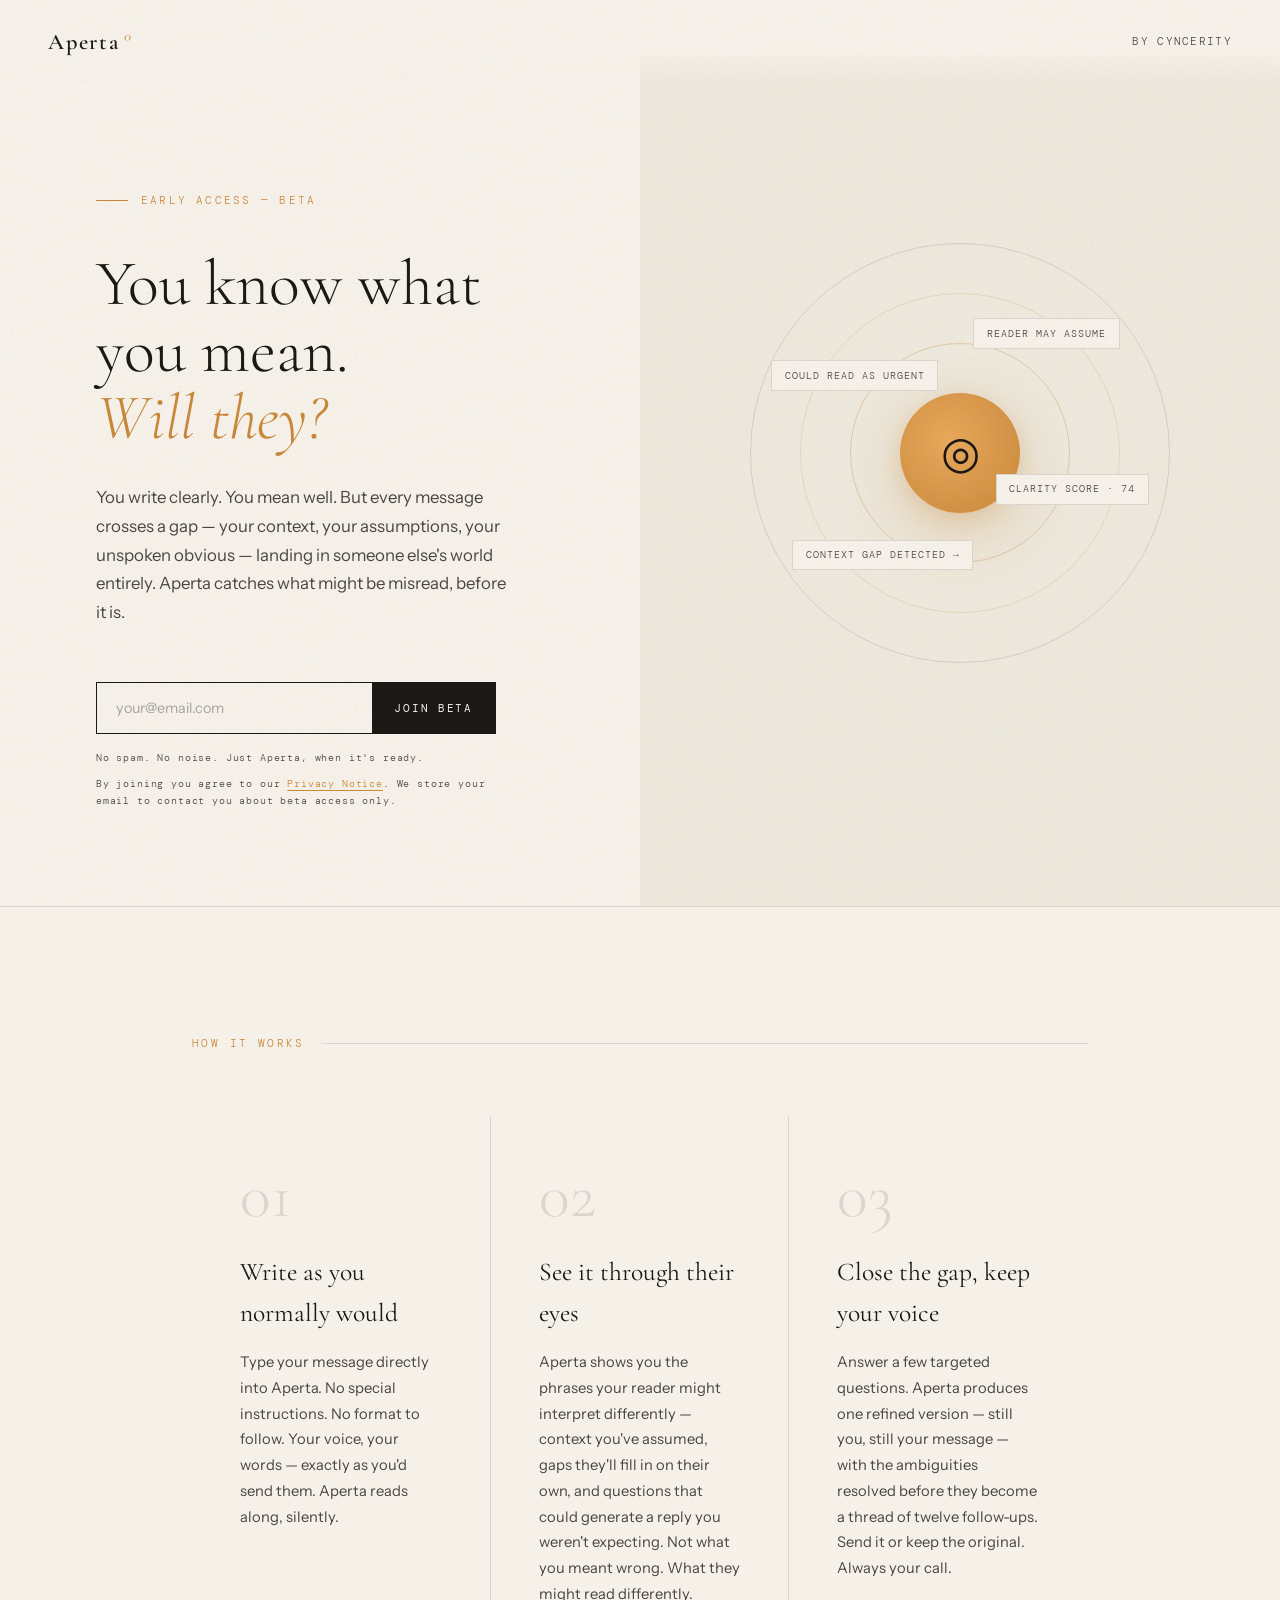
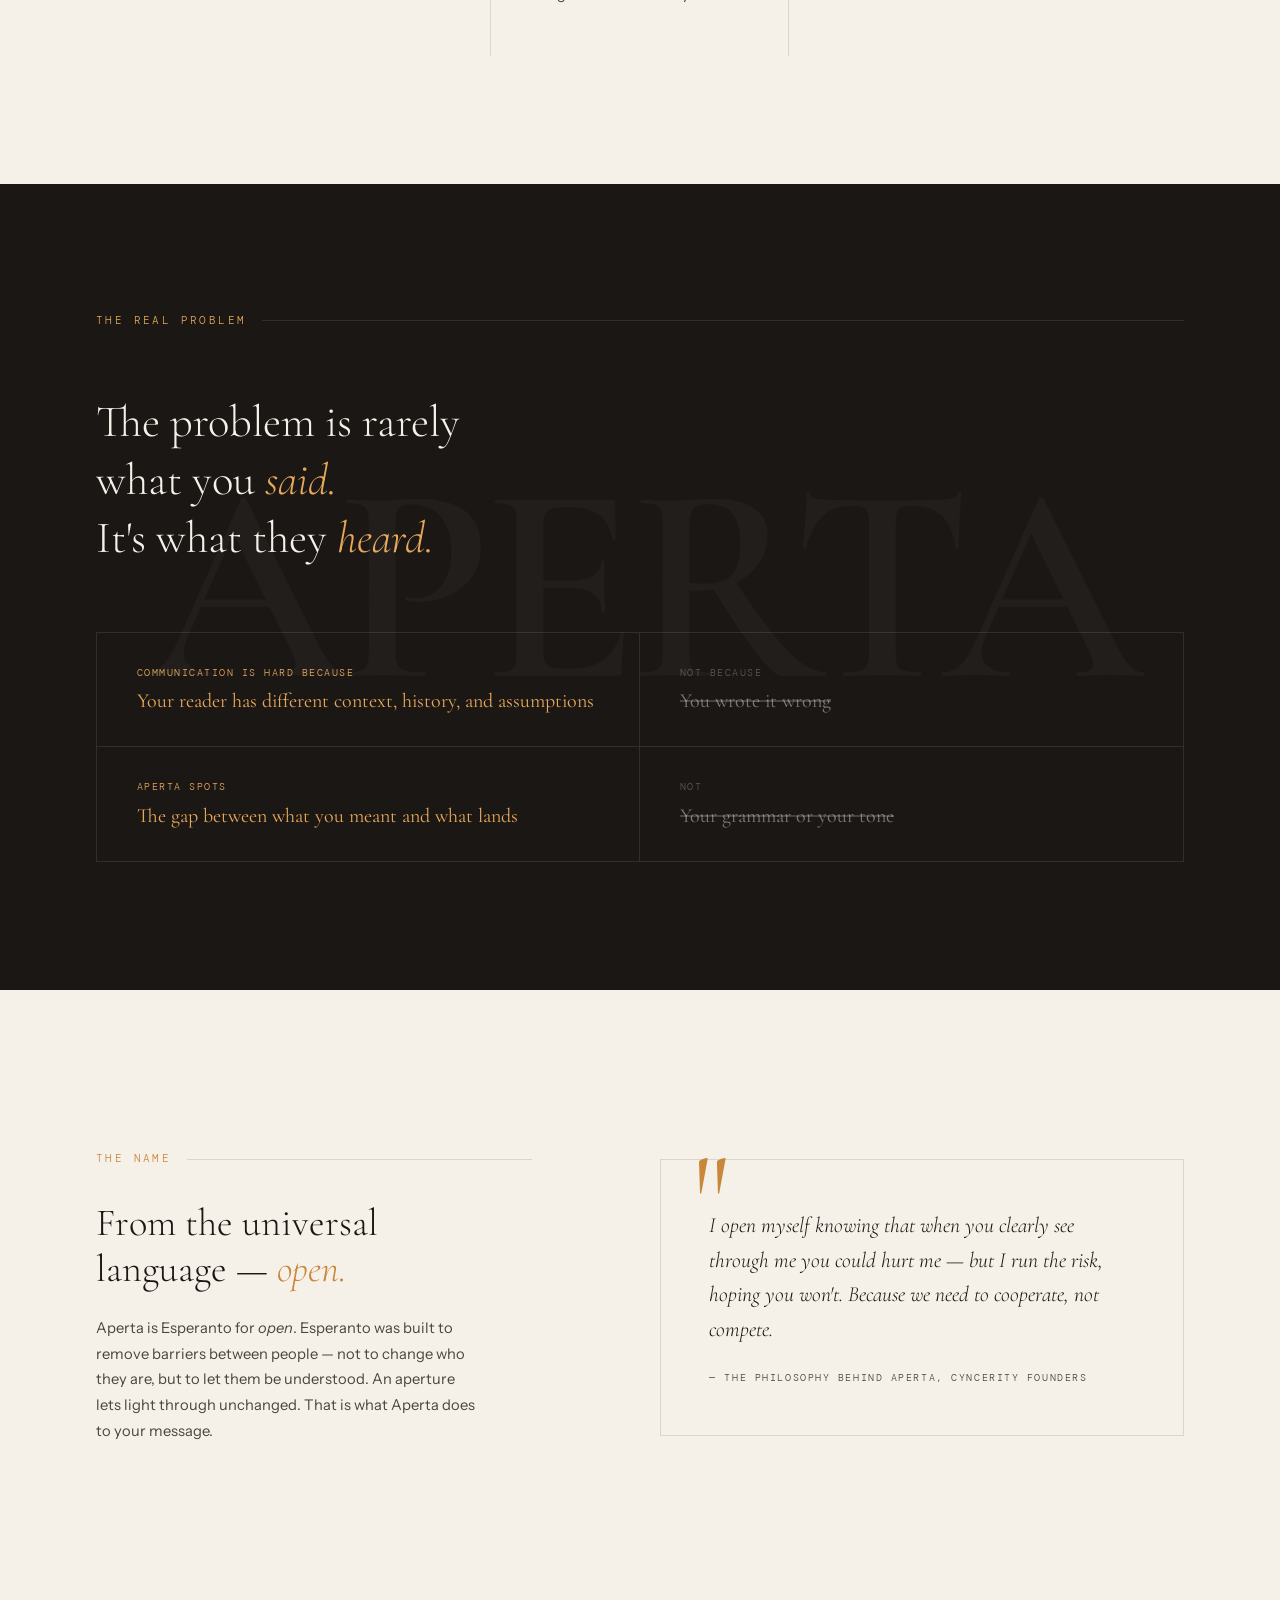
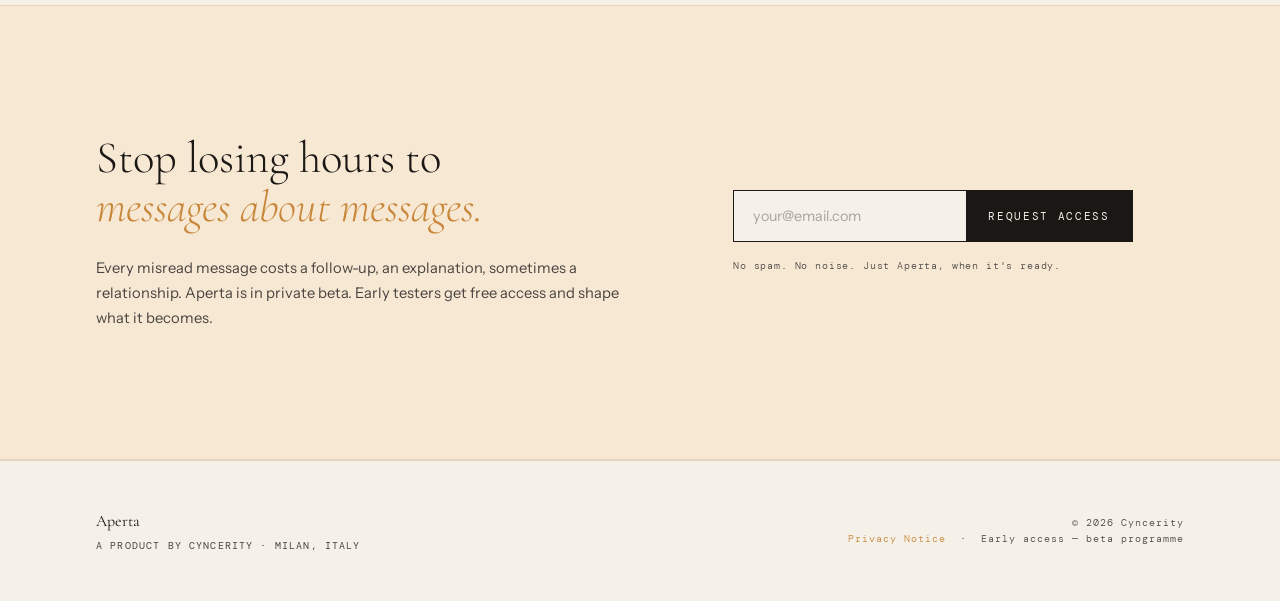
<file: index.html>
<!DOCTYPE html>
<html lang="en">
<head>
  <meta charset="UTF-8" />
  <meta name="viewport" content="width=device-width, initial-scale=1.0" />
  <title>Aperta — Understood, the first time</title>
  <link rel="preconnect" href="https://fonts.googleapis.com" />
  <link rel="preconnect" href="https://fonts.gstatic.com" crossorigin />
  <link href="https://fonts.googleapis.com/css2?family=Cormorant+Garamond:ital,wght@0,300;0,400;0,600;1,300;1,400&family=DM+Mono:wght@300;400&family=Instrument+Sans:wght@300;400;500&display=swap" rel="stylesheet" />

  <style>
    *, *::before, *::after { box-sizing: border-box; margin: 0; padding: 0; }

    :root {
      --ink: #1a1714;
      --ink-faint: #4a4540;
      --paper: #f5f0e8;
      --paper-warm: #ede8dc;
      --amber: #c8873a;
      --amber-light: #e8a85a;
      --amber-pale: #f7e8d4;
      --sage: #7a8c7e;
      --rule: rgba(26,23,20,0.12);
    }

    html { scroll-behavior: smooth; }

    body {
      background-color: var(--paper);
      color: var(--ink);
      font-family: 'Instrument Sans', sans-serif;
      font-weight: 300;
      line-height: 1.6;
      overflow-x: hidden;
    }

    /* -─ NOISE TEXTURE OVERLAY -─ */
    body::before {
      content: '';
      position: fixed;
      inset: 0;
      background-image: url("data:image/svg+xml,%3Csvg viewBox='0 0 256 256' xmlns='http://www.w3.org/2000/svg'%3E%3Cfilter id='noise'%3E%3CfeTurbulence type='fractalNoise' baseFrequency='0.9' numOctaves='4' stitchTiles='stitch'/%3E%3C/filter%3E%3Crect width='100%25' height='100%25' filter='url(%23noise)' opacity='0.04'/%3E%3C/svg%3E");
      pointer-events: none;
      z-index: 9999;
      opacity: 0.5;
    }

    /* -─ NAV -─ */
    nav {
      position: fixed;
      top: 0; left: 0; right: 0;
      z-index: 100;
      padding: 1.5rem 3rem;
      display: flex;
      justify-content: space-between;
      align-items: center;
      background: linear-gradient(to bottom, var(--paper) 60%, transparent);
    }

    .nav-logo {
      font-family: 'Cormorant Garamond', serif;
      font-size: 1.4rem;
      font-weight: 600;
      letter-spacing: 0.08em;
      color: var(--ink);
      text-decoration: none;
    }

    .nav-logo span {
      font-weight: 300;
      font-style: italic;
      color: var(--amber);
      margin-left: 0.15em;
    }

    .nav-hint {
      font-family: 'DM Mono', monospace;
      font-size: 0.68rem;
      color: var(--ink-faint);
      letter-spacing: 0.12em;
      text-transform: uppercase;
    }

    /* -─ HERO -─ */
    .hero {
      min-height: 100vh;
      display: grid;
      grid-template-columns: 1fr 1fr;
      position: relative;
      overflow: hidden;
    }

    .hero-left {
      padding: 12rem 4rem 6rem 6rem;
      display: flex;
      flex-direction: column;
      justify-content: center;
      position: relative;
      z-index: 2;
    }

    .hero-eyebrow {
      font-family: 'DM Mono', monospace;
      font-size: 0.7rem;
      letter-spacing: 0.2em;
      text-transform: uppercase;
      color: var(--amber);
      margin-bottom: 2.5rem;
      display: flex;
      align-items: center;
      gap: 0.8rem;
    }

    .hero-eyebrow::before {
      content: '';
      display: inline-block;
      width: 2rem;
      height: 1px;
      background: var(--amber);
    }

    h1 {
      font-family: 'Cormorant Garamond', serif;
      font-size: clamp(3rem, 5vw, 5.5rem);
      font-weight: 300;
      line-height: 1.05;
      color: var(--ink);
      margin-bottom: 2rem;
    }

    h1 em {
      font-style: italic;
      color: var(--amber);
    }

    .hero-sub {
      font-size: 1.05rem;
      font-weight: 300;
      color: var(--ink-faint);
      line-height: 1.7;
      max-width: 38ch;
      margin-bottom: 3.5rem;
    }

    /* -─ EMAIL FORM -─ */
    .form-wrapper {
      display: flex;
      flex-direction: column;
      gap: 0;
      max-width: 400px;
      position: relative;
    }

    .form-row {
      display: flex;
      border: 1px solid var(--ink);
      background: var(--paper);
      overflow: hidden;
      transition: box-shadow 0.3s ease;
    }

    .form-row:focus-within {
      box-shadow: 4px 4px 0 var(--amber);
    }

    .form-row input[type="email"] {
      flex: 1;
      padding: 1rem 1.2rem;
      font-family: 'Instrument Sans', sans-serif;
      font-size: 0.9rem;
      font-weight: 300;
      background: transparent;
      border: none;
      outline: none;
      color: var(--ink);
    }

    .form-row input::placeholder {
      color: rgba(26,23,20,0.35);
    }

    .form-row button {
      padding: 1rem 1.4rem;
      background: var(--ink);
      color: var(--paper);
      font-family: 'DM Mono', monospace;
      font-size: 0.7rem;
      letter-spacing: 0.15em;
      text-transform: uppercase;
      border: none;
      cursor: pointer;
      transition: background 0.2s ease;
      white-space: nowrap;
    }

    .form-row button:hover { background: var(--amber); }

    .form-note {
      margin-top: 1rem;
      font-family: 'DM Mono', monospace;
      font-size: 0.65rem;
      color: var(--ink-faint);
      letter-spacing: 0.08em;
    }

    .success-msg {
      display: none;
      padding: 1rem 1.2rem;
      border: 1px solid var(--amber);
      background: var(--amber-pale);
      font-size: 0.88rem;
      color: var(--amber);
      font-style: italic;
    }

    /* -─ HERO RIGHT — APERTURE -─ */
    .hero-right {
      position: relative;
      display: flex;
      align-items: center;
      justify-content: center;
      overflow: hidden;
    }

    .aperture-bg {
      position: absolute;
      inset: 0;
      background: var(--paper-warm);
    }

    .aperture-wrap {
      position: relative;
      width: 420px;
      height: 420px;
      display: flex;
      align-items: center;
      justify-content: center;
    }

    .aperture-ring {
      position: absolute;
      border-radius: 50%;
      border: 1px solid var(--rule);
      animation: breathe 6s ease-in-out infinite;
    }

    .aperture-ring:nth-child(1) { width: 420px; height: 420px; animation-delay: 0s; }
    .aperture-ring:nth-child(2) { width: 320px; height: 320px; animation-delay: 0.5s; border-color: rgba(200,135,58,0.2); }
    .aperture-ring:nth-child(3) { width: 220px; height: 220px; animation-delay: 1s; border-color: rgba(200,135,58,0.35); }

    @keyframes breathe {
      0%, 100% { transform: scale(1); opacity: 1; }
      50% { transform: scale(1.04); opacity: 0.7; }
    }

    .aperture-center {
      width: 120px;
      height: 120px;
      border-radius: 50%;
      background: radial-gradient(circle at 40% 40%, var(--amber-light), var(--amber));
      display: flex;
      align-items: center;
      justify-content: center;
      box-shadow: 0 20px 60px rgba(200,135,58,0.3), 0 4px 20px rgba(200,135,58,0.2);
      animation: pulse-glow 4s ease-in-out infinite;
    }

    @keyframes pulse-glow {
      0%, 100% { box-shadow: 0 20px 60px rgba(200,135,58,0.3), 0 4px 20px rgba(200,135,58,0.2); }
      50% { box-shadow: 0 30px 80px rgba(200,135,58,0.5), 0 8px 30px rgba(200,135,58,0.3); }
    }

    .aperture-icon {
      font-size: 2.8rem;
      user-select: none;
    }

    .floating-tag {
      position: absolute;
      font-family: 'DM Mono', monospace;
      font-size: 0.62rem;
      letter-spacing: 0.1em;
      text-transform: uppercase;
      color: var(--ink-faint);
      background: var(--paper);
      border: 1px solid var(--rule);
      padding: 0.4rem 0.8rem;
      animation: float 5s ease-in-out infinite;
    }

    .floating-tag:nth-child(5) { top: 18%; right: 12%; animation-delay: 0s; }
    .floating-tag:nth-child(6) { top: 55%; right: 5%; animation-delay: 1.2s; }
    .floating-tag:nth-child(7) { bottom: 22%; left: 10%; animation-delay: 0.8s; }
    .floating-tag:nth-child(8) { top: 28%; left: 5%; animation-delay: 2s; }

    @keyframes float {
      0%, 100% { transform: translateY(0); }
      50% { transform: translateY(-8px); }
    }

    /* -─ DIVIDER -─ */
    .rule-section {
      padding: 0 6rem;
      border-top: 1px solid var(--rule);
    }

    /* -─ HOW IT WORKS -─ */
    .how {
      padding: 8rem 6rem;
    }

    .section-label {
      font-family: 'DM Mono', monospace;
      font-size: 0.68rem;
      letter-spacing: 0.22em;
      text-transform: uppercase;
      color: var(--amber);
      margin-bottom: 4rem;
      display: flex;
      align-items: center;
      gap: 1rem;
    }

    .section-label::after {
      content: '';
      flex: 1;
      height: 1px;
      background: var(--rule);
    }

    .how-grid {
      display: grid;
      grid-template-columns: repeat(3, 1fr);
      gap: 0;
    }

    .how-item {
      padding: 3rem;
      border-right: 1px solid var(--rule);
      position: relative;
      opacity: 0;
      transform: translateY(20px);
      transition: opacity 0.7s ease, transform 0.7s ease;
    }

    .how-item.visible { opacity: 1; transform: translateY(0); }
    .how-item:nth-child(2) { transition-delay: 0.15s; }
    .how-item:nth-child(3) { border-right: none; transition-delay: 0.3s; }

    .how-num {
      font-family: 'Cormorant Garamond', serif;
      font-size: 4rem;
      font-weight: 300;
      color: var(--rule);
      line-height: 1;
      margin-bottom: 1.5rem;
    }

    .how-title {
      font-family: 'Cormorant Garamond', serif;
      font-size: 1.6rem;
      font-weight: 400;
      margin-bottom: 1rem;
      color: var(--ink);
    }

    .how-body {
      font-size: 0.92rem;
      color: var(--ink-faint);
      line-height: 1.75;
    }

    /* -─ NOT SECTION -─ */
    .not-section {
      padding: 8rem 6rem;
      background: var(--ink);
      color: var(--paper);
      position: relative;
      overflow: hidden;
    }

    .not-section::before {
      content: 'APERTA';
      position: absolute;
      font-family: 'Cormorant Garamond', serif;
      font-size: 22vw;
      font-weight: 600;
      color: rgba(255,255,255,0.03);
      top: 50%;
      left: 50%;
      transform: translate(-50%, -50%);
      white-space: nowrap;
      letter-spacing: -0.03em;
      pointer-events: none;
    }

    .not-section .section-label { color: var(--amber-light); }
    .not-section .section-label::after { background: rgba(255,255,255,0.1); }

    .not-quote {
      font-family: 'Cormorant Garamond', serif;
      font-size: clamp(1.8rem, 3.5vw, 3rem);
      font-weight: 300;
      line-height: 1.3;
      max-width: 36ch;
      color: var(--paper);
      margin-bottom: 4rem;
    }

    .not-quote em {
      font-style: italic;
      color: var(--amber-light);
    }

    .not-list {
      display: grid;
      grid-template-columns: repeat(2, 1fr);
      gap: 0;
      border: 1px solid rgba(255,255,255,0.1);
    }

    .not-item {
      padding: 2rem 2.5rem;
      border-right: 1px solid rgba(255,255,255,0.1);
      border-bottom: 1px solid rgba(255,255,255,0.1);
    }

    .not-item:nth-child(even) { border-right: none; }
    .not-item:nth-child(3), .not-item:nth-child(4) { border-bottom: none; }

    .not-item-label {
      font-family: 'DM Mono', monospace;
      font-size: 0.62rem;
      letter-spacing: 0.15em;
      text-transform: uppercase;
      margin-bottom: 0.5rem;
    }

    .not-item.is { color: var(--amber-light); }
    .not-item.is .not-item-label { color: var(--amber-light); }
    .not-item.not { color: rgba(245,240,232,0.45); }
    .not-item.not .not-item-label { color: rgba(245,240,232,0.3); }
    .not-item.not .not-item-text { text-decoration: line-through; text-decoration-color: rgba(245,240,232,0.2); }

    .not-item-text {
      font-family: 'Cormorant Garamond', serif;
      font-size: 1.25rem;
      font-weight: 400;
      line-height: 1.3;
    }

    /* -─ PHILOSOPHY -─ */
    .philosophy {
      padding: 10rem 6rem;
      display: grid;
      grid-template-columns: 1fr 1.2fr;
      gap: 8rem;
      align-items: center;
    }

    .phil-left .section-label { margin-bottom: 2rem; }

    .phil-heading {
      font-family: 'Cormorant Garamond', serif;
      font-size: clamp(2rem, 3vw, 3.2rem);
      font-weight: 300;
      line-height: 1.2;
      color: var(--ink);
    }

    .phil-heading em { font-style: italic; color: var(--amber); }

    .phil-right {
      padding: 3rem;
      border: 1px solid var(--rule);
      position: relative;
    }

    .phil-right::before {
      content: '"';
      position: absolute;
      top: -1.5rem;
      left: 2rem;
      font-family: 'Cormorant Garamond', serif;
      font-size: 8rem;
      color: var(--amber);
      line-height: 1;
    }

    .phil-quote {
      font-family: 'Cormorant Garamond', serif;
      font-size: 1.35rem;
      font-weight: 300;
      font-style: italic;
      line-height: 1.6;
      color: var(--ink);
      margin-bottom: 1.5rem;
    }

    .phil-attr {
      font-family: 'DM Mono', monospace;
      font-size: 0.65rem;
      letter-spacing: 0.15em;
      text-transform: uppercase;
      color: var(--ink-faint);
    }

    /* -─ SECOND CTA -─ */
    .cta-section {
      padding: 8rem 6rem;
      background: var(--amber-pale);
      border-top: 1px solid rgba(200,135,58,0.2);
      border-bottom: 1px solid rgba(200,135,58,0.2);
      display: grid;
      grid-template-columns: 1.2fr 1fr;
      gap: 6rem;
      align-items: center;
    }

    .cta-heading {
      font-family: 'Cormorant Garamond', serif;
      font-size: clamp(2.2rem, 3.5vw, 3.8rem);
      font-weight: 300;
      line-height: 1.1;
      color: var(--ink);
    }

    .cta-heading em { font-style: italic; color: var(--amber); }

    .cta-sub {
      margin-top: 1.5rem;
      font-size: 0.92rem;
      color: var(--ink-faint);
      line-height: 1.7;
    }

    /* -─ FOOTER -─ */
    footer {
      padding: 3rem 6rem;
      border-top: 1px solid var(--rule);
      display: flex;
      justify-content: space-between;
      align-items: center;
    }

    .footer-brand {
      font-family: 'Cormorant Garamond', serif;
      font-size: 1rem;
      font-weight: 400;
    }

    .footer-brand small {
      display: block;
      font-family: 'DM Mono', monospace;
      font-size: 0.6rem;
      letter-spacing: 0.12em;
      text-transform: uppercase;
      color: var(--ink-faint);
      margin-top: 0.2rem;
    }

    .footer-note {
      font-family: 'DM Mono', monospace;
      font-size: 0.62rem;
      color: var(--ink-faint);
      letter-spacing: 0.1em;
      text-align: right;
    }

    /* -─ ENTRANCE ANIMATION -─ */
    .fade-up {
      opacity: 0;
      transform: translateY(28px);
      animation: fadeUp 0.9s cubic-bezier(0.22, 1, 0.36, 1) forwards;
    }

    .fade-up:nth-child(1) { animation-delay: 0.1s; }
    .fade-up:nth-child(2) { animation-delay: 0.25s; }
    .fade-up:nth-child(3) { animation-delay: 0.4s; }
    .fade-up:nth-child(4) { animation-delay: 0.55s; }

    @keyframes fadeUp {
      to { opacity: 1; transform: translateY(0); }
    }

    /* -─ RESPONSIVE -─ */
    @media (max-width: 900px) {
      nav { padding: 1.2rem 2rem; }
      .hero { grid-template-columns: 1fr; min-height: auto; }
      .hero-left { padding: 9rem 2rem 4rem; }
      .hero-right { height: 50vw; min-height: 280px; }
      .aperture-wrap { width: 260px; height: 260px; }
      .aperture-ring:nth-child(1) { width: 260px; height: 260px; }
      .aperture-ring:nth-child(2) { width: 190px; height: 190px; }
      .aperture-ring:nth-child(3) { width: 130px; height: 130px; }
      .aperture-center { width: 80px; height: 80px; }
      .aperture-icon { font-size: 1.8rem; }
      .floating-tag { display: none; }
      .how { padding: 5rem 2rem; }
      .how-grid { grid-template-columns: 1fr; }
      .how-item { border-right: none; border-bottom: 1px solid var(--rule); padding: 2.5rem 0; }
      .how-item:last-child { border-bottom: none; }
      .rule-section { padding: 0 2rem; }
      .not-section { padding: 5rem 2rem; }
      .not-list { grid-template-columns: 1fr; }
      .not-item { border-right: none; }
      .not-item:nth-child(3) { border-bottom: 1px solid rgba(255,255,255,0.1); }
      .philosophy { padding: 5rem 2rem; grid-template-columns: 1fr; gap: 3rem; }
      .cta-section { padding: 5rem 2rem; grid-template-columns: 1fr; gap: 3rem; }
      footer { padding: 2.5rem 2rem; flex-direction: column; gap: 1.5rem; text-align: center; }
      .footer-note { text-align: center; }
    }
  </style>
</head>
<body>

  <!-- NAV -->
  <nav>
    <a href="#" class="nav-logo">Aperta<span>°</span></a>
    <span class="nav-hint">by Cyncerity</span>
  </nav>

  <!-- HERO -->
  <section class="hero">
    <div class="hero-left">
      <div class="hero-eyebrow fade-up">Early access — beta</div>

      <h1 class="fade-up">
        You know what<br/>you mean.<br/><em>Will they?</em>
      </h1>

      <p class="hero-sub fade-up">
        You write clearly. You mean well. But every message crosses a gap —
        your context, your assumptions, your unspoken obvious — landing in someone
        else's world entirely. Aperta catches what might be misread, before it is.
      </p>

      <div class="form-wrapper fade-up">
        <div class="form-row">
          <input type="email" id="email-hero" placeholder="your@email.com" autocomplete="email" />
          <button onclick="handleSubmit('email-hero', 'success-hero')">Join beta</button>
        </div>
        <div class="success-msg" id="success-hero">
          You're on the list. We'll be in touch when your spot opens.
        </div>
        <p class="form-note">No spam. No noise. Just Aperta, when it's ready.</p>
        <p class="form-note" style="margin-top:0.6rem;">By joining you agree to our <a href="privacy.html" style="color:var(--amber); text-underline-offset:3px;">Privacy Notice</a>. We store your email to contact you about beta access only.</p>
      </div>
    </div>

    <div class="hero-right">
      <div class="aperture-bg"></div>
      <div class="aperture-wrap">
        <div class="aperture-ring"></div>
        <div class="aperture-ring"></div>
        <div class="aperture-ring"></div>
        <div class="aperture-center">
          <span class="aperture-icon">◎</span>
        </div>
        <div class="floating-tag">reader may assume</div>
        <div class="floating-tag">clarity score · 74</div>
        <div class="floating-tag">context gap detected →</div>
        <div class="floating-tag">could read as urgent</div>
      </div>
    </div>
  </section>

  <!-- HOW IT WORKS -->
  <div class="rule-section">
    <section class="how">
      <div class="section-label">How it works</div>
      <div class="how-grid">
        <div class="how-item">
          <div class="how-num">01</div>
          <div class="how-title">Write as you normally would</div>
          <p class="how-body">Type your message directly into Aperta. No special instructions. No format to follow. Your voice, your words — exactly as you'd send them. Aperta reads along, silently.</p>
        </div>
        <div class="how-item">
          <div class="how-num">02</div>
          <div class="how-title">See it through their eyes</div>
          <p class="how-body">Aperta shows you the phrases your reader might interpret differently — context you've assumed, gaps they'll fill in on their own, and questions that could generate a reply you weren't expecting. Not what you meant wrong. What they might read differently.</p>
        </div>
        <div class="how-item">
          <div class="how-num">03</div>
          <div class="how-title">Close the gap, keep your voice</div>
          <p class="how-body">Answer a few targeted questions. Aperta produces one refined version — still you, still your message — with the ambiguities resolved before they become a thread of twelve follow-ups. Send it or keep the original. Always your call.</p>
        </div>
      </div>
    </section>
  </div>

  <!-- NOT SECTION -->
  <section class="not-section">
    <div class="section-label">The real problem</div>
    <p class="not-quote">
      The problem is rarely<br/>
      what you <em>said.</em><br/>
      It's what they <em>heard.</em>
    </p>
    <div class="not-list">
      <div class="not-item is">
        <div class="not-item-label">Communication is hard because</div>
        <div class="not-item-text">Your reader has different context, history, and assumptions</div>
      </div>
      <div class="not-item not">
        <div class="not-item-label">Not because</div>
        <div class="not-item-text">You wrote it wrong</div>
      </div>
      <div class="not-item is">
        <div class="not-item-label">Aperta spots</div>
        <div class="not-item-text">The gap between what you meant and what lands</div>
      </div>
      <div class="not-item not">
        <div class="not-item-label">Not</div>
        <div class="not-item-text">Your grammar or your tone</div>
      </div>
    </div>
  </section>

  <!-- PHILOSOPHY -->
  <section class="philosophy">
    <div class="phil-left">
      <div class="section-label">The name</div>
      <h2 class="phil-heading">
        From the universal<br/>language — <em>open.</em>
      </h2>
      <p style="margin-top:1.5rem; font-size:0.92rem; color:var(--ink-faint); line-height:1.75; max-width:38ch;">
        Aperta is Esperanto for <em>open</em>. Esperanto was built to remove barriers between people — not to change who they are, but to let them be understood. An aperture lets light through unchanged. That is what Aperta does to your message.
      </p>
    </div>
    <div class="phil-right">
      <blockquote class="phil-quote">
        I open myself knowing that when you clearly see through me you could hurt me —
        but I run the risk, hoping you won't.
        Because we need to cooperate, not compete.
      </blockquote>
      <div class="phil-attr">— The philosophy behind Aperta, Cyncerity founders</div>
    </div>
  </section>

  <!-- SECOND CTA -->
  <section class="cta-section">
    <div>
      <h2 class="cta-heading">Stop losing hours to<br/><em>messages about messages.</em></h2>
      <p class="cta-sub">
        Every misread message costs a follow-up, an explanation, sometimes a relationship.
        Aperta is in private beta. Early testers get free access and shape what it becomes.
      </p>
    </div>
    <div>
      <div class="form-wrapper">
        <div class="form-row">
          <input type="email" id="email-cta" placeholder="your@email.com" autocomplete="email" />
          <button onclick="handleSubmit('email-cta', 'success-cta')">Request access</button>
        </div>
        <div class="success-msg" id="success-cta">
          You're on the list. We'll be in touch when your spot opens.
        </div>
        <p class="form-note">No spam. No noise. Just Aperta, when it's ready.</p>
      </div>
    </div>
  </section>

  <!-- FOOTER -->
  <footer>
    <div class="footer-brand">
      Aperta
      <small>A product by Cyncerity · Milan, Italy</small>
    </div>
    <div class="footer-note">
      © 2026 Cyncerity<br/>
      <a href="privacy.html" style="color:var(--amber); text-decoration:none; font-family:'DM Mono',monospace; font-size:0.62rem; letter-spacing:0.1em;">Privacy Notice</a>
      &nbsp;·&nbsp; Early access — beta programme
    </div>
  </footer>

  <script>
    // - EMAIL SUBMIT (stores to localStorage as fallback; swap for your backend)
    async function handleSubmit(inputId, successId) {
      const input = document.getElementById(inputId);
      const success = document.getElementById(successId);
      const email = input.value.trim();

      if (!email || !/^[^\s@]+@[^\s@]+\.[^\s@]+$/.test(email)) {
        input.style.outline = '2px solid #c8873a';
        input.focus();
        setTimeout(() => input.style.outline = '', 1500);
        return;
      }

    try {
      const res = await fetch('https://formspree.io/f/xvzwkvnd', {
        method: 'POST',
        headers: { 'Content-Type': 'application/json', 'Accept': 'application/json' },
        body: JSON.stringify({ email })
      });
      if (res.ok) {
        input.closest('.form-row').style.display = 'none';
        success.style.display = 'block';
      } else {
        alert('Something went wrong — please try again.');
      }
    } catch {
      alert('Connection error — please try again.');
    }
  }

    // Allow Enter key to submit
    document.querySelectorAll('input[type="email"]').forEach(input => {
      input.addEventListener('keydown', e => {
        if (e.key === 'Enter') {
          const btn = input.closest('.form-row').querySelector('button');
          btn.click();
        }
      });
    });

    // - Intersection observer for scroll reveals
    const observer = new IntersectionObserver(entries => {
      entries.forEach(entry => {
        if (entry.isIntersecting) {
          entry.target.classList.add('visible');
          observer.unobserve(entry.target);
        }
      });
    }, { threshold: 0.15 });

    document.querySelectorAll('.how-item').forEach(el => observer.observe(el));
  </script>
</body>
</html>
</file>
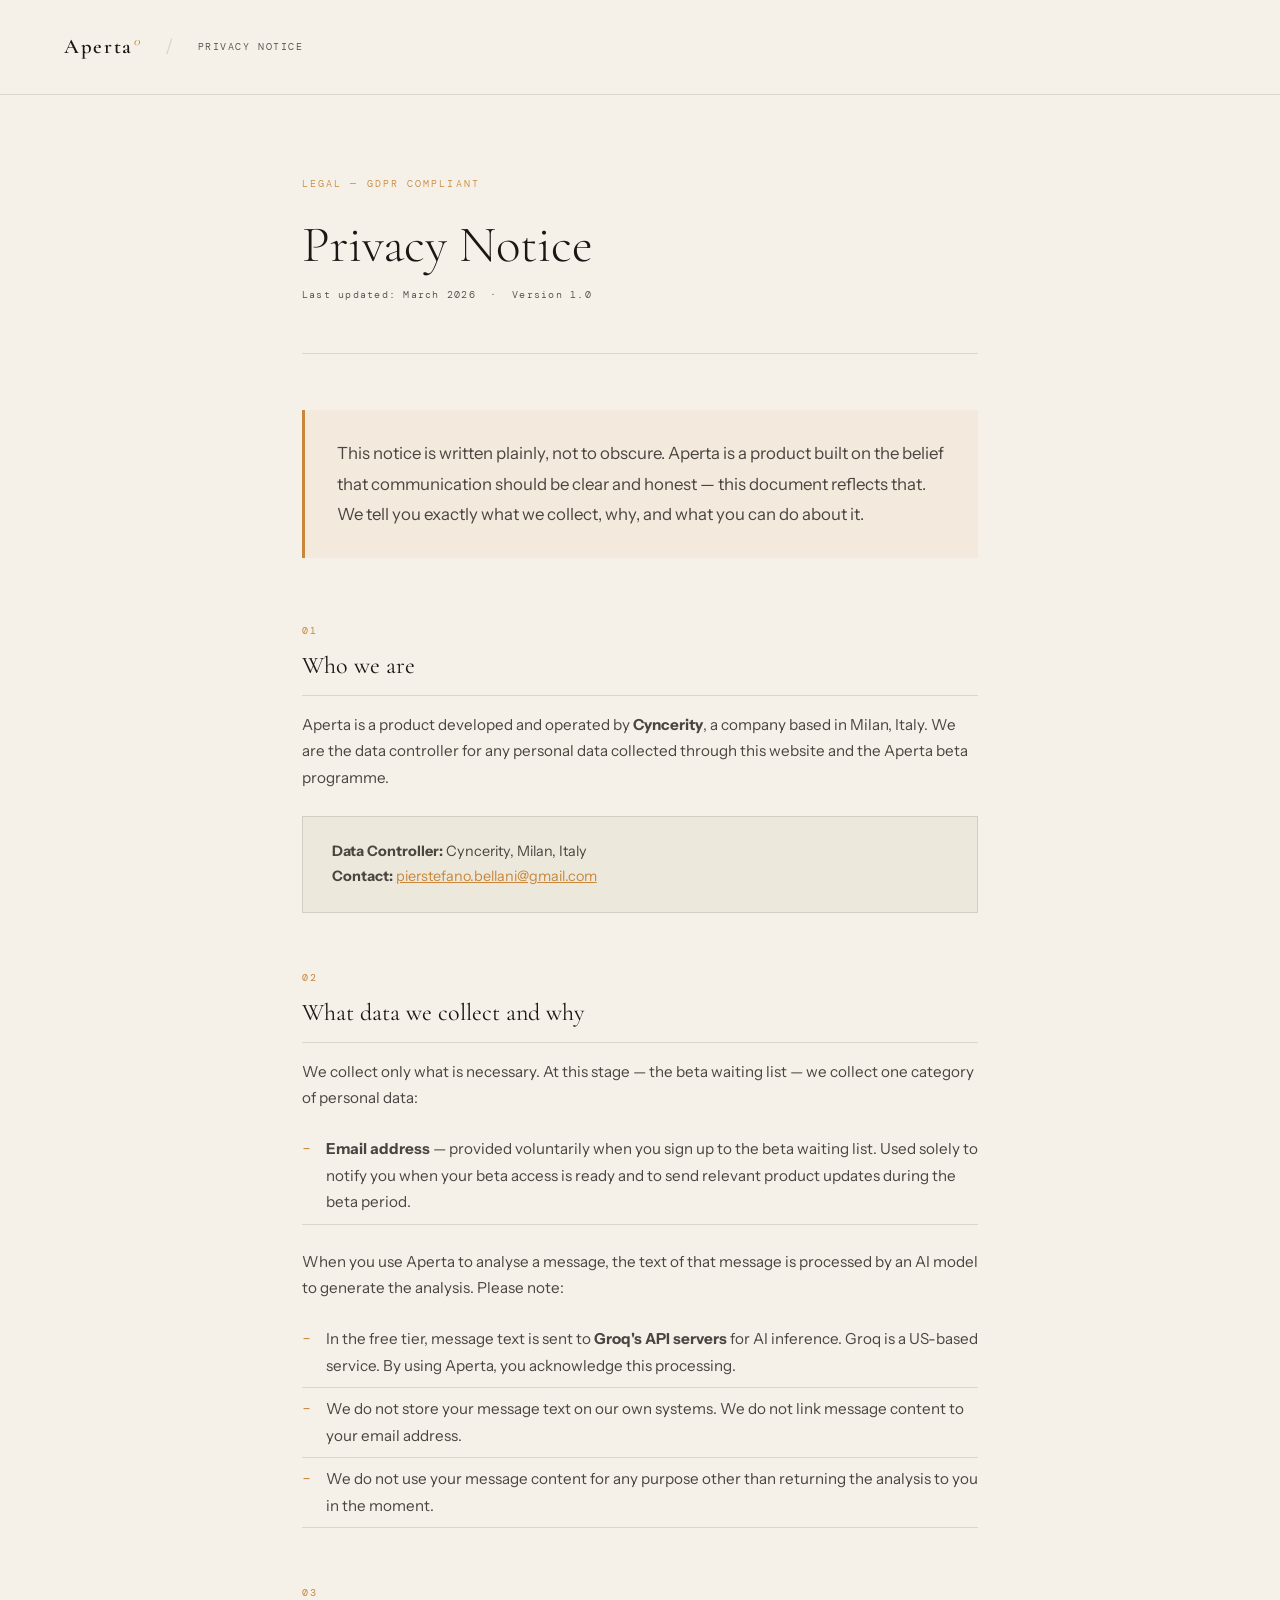
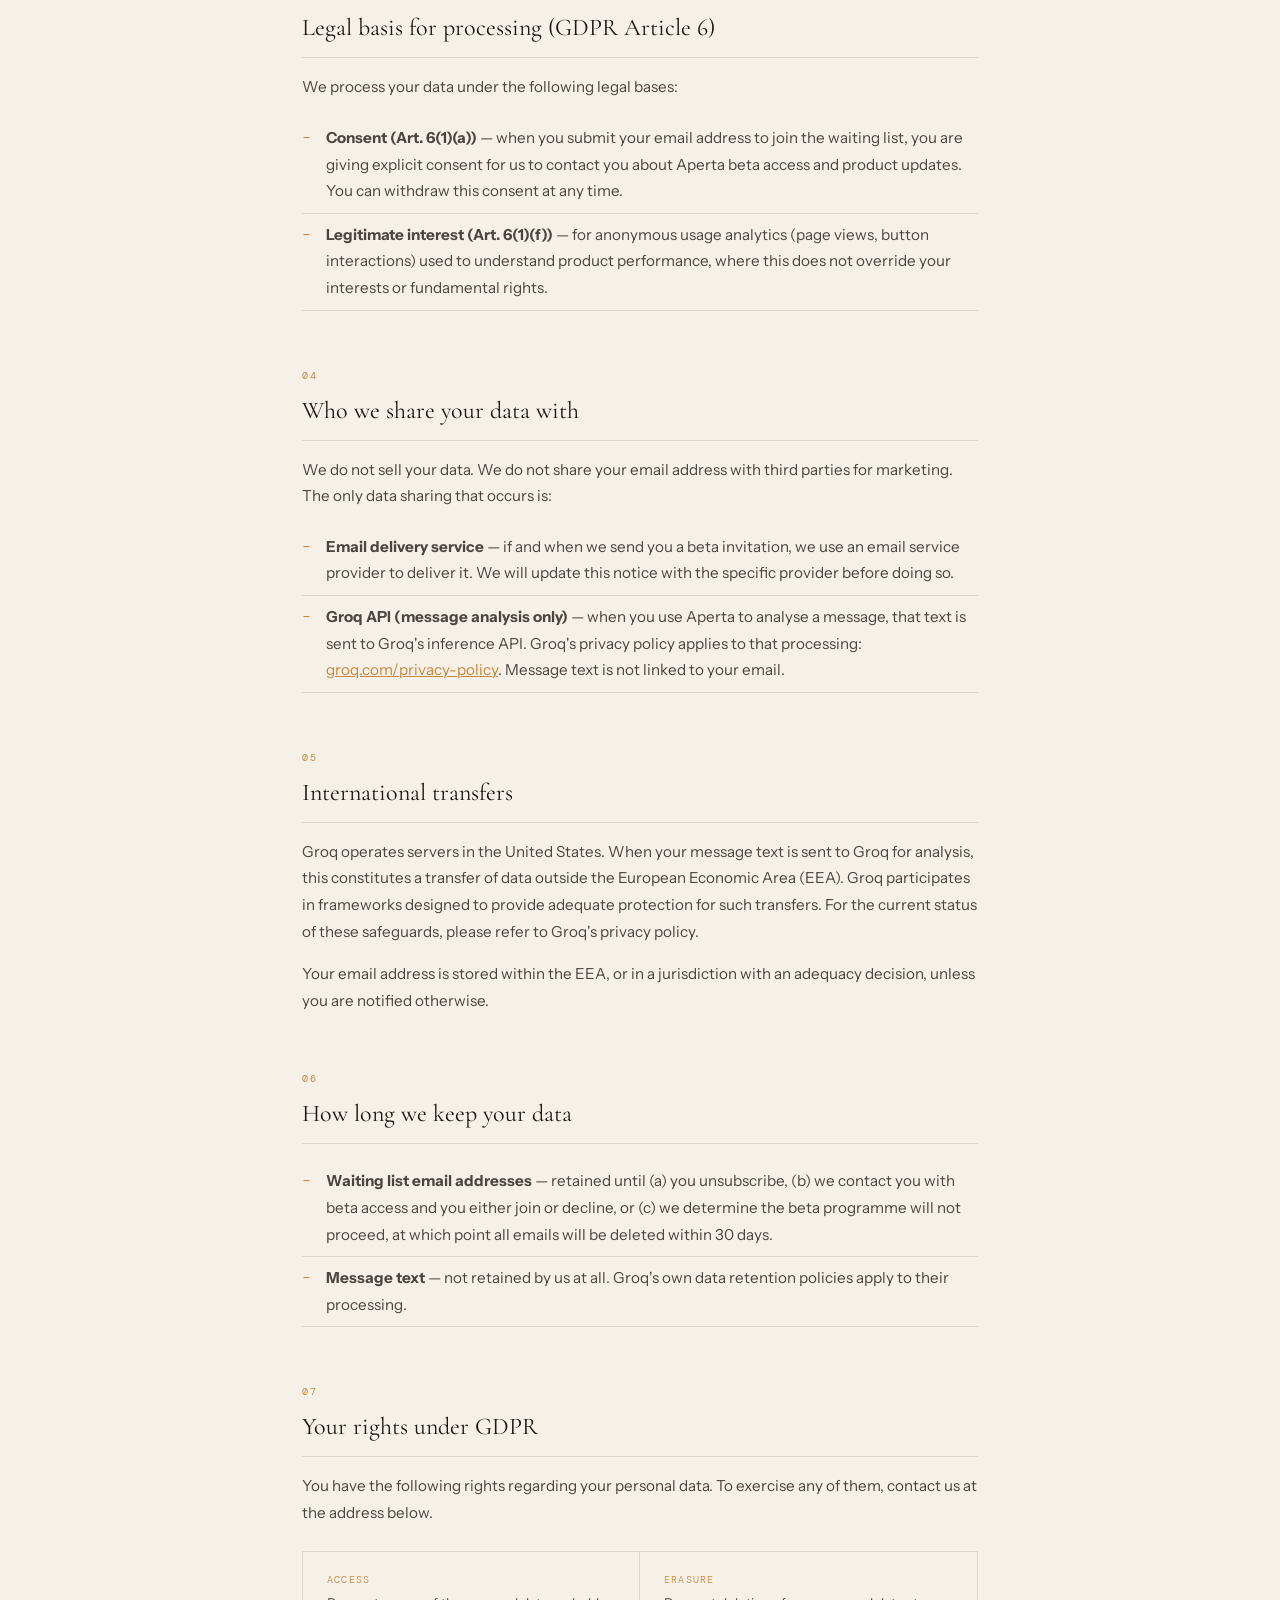
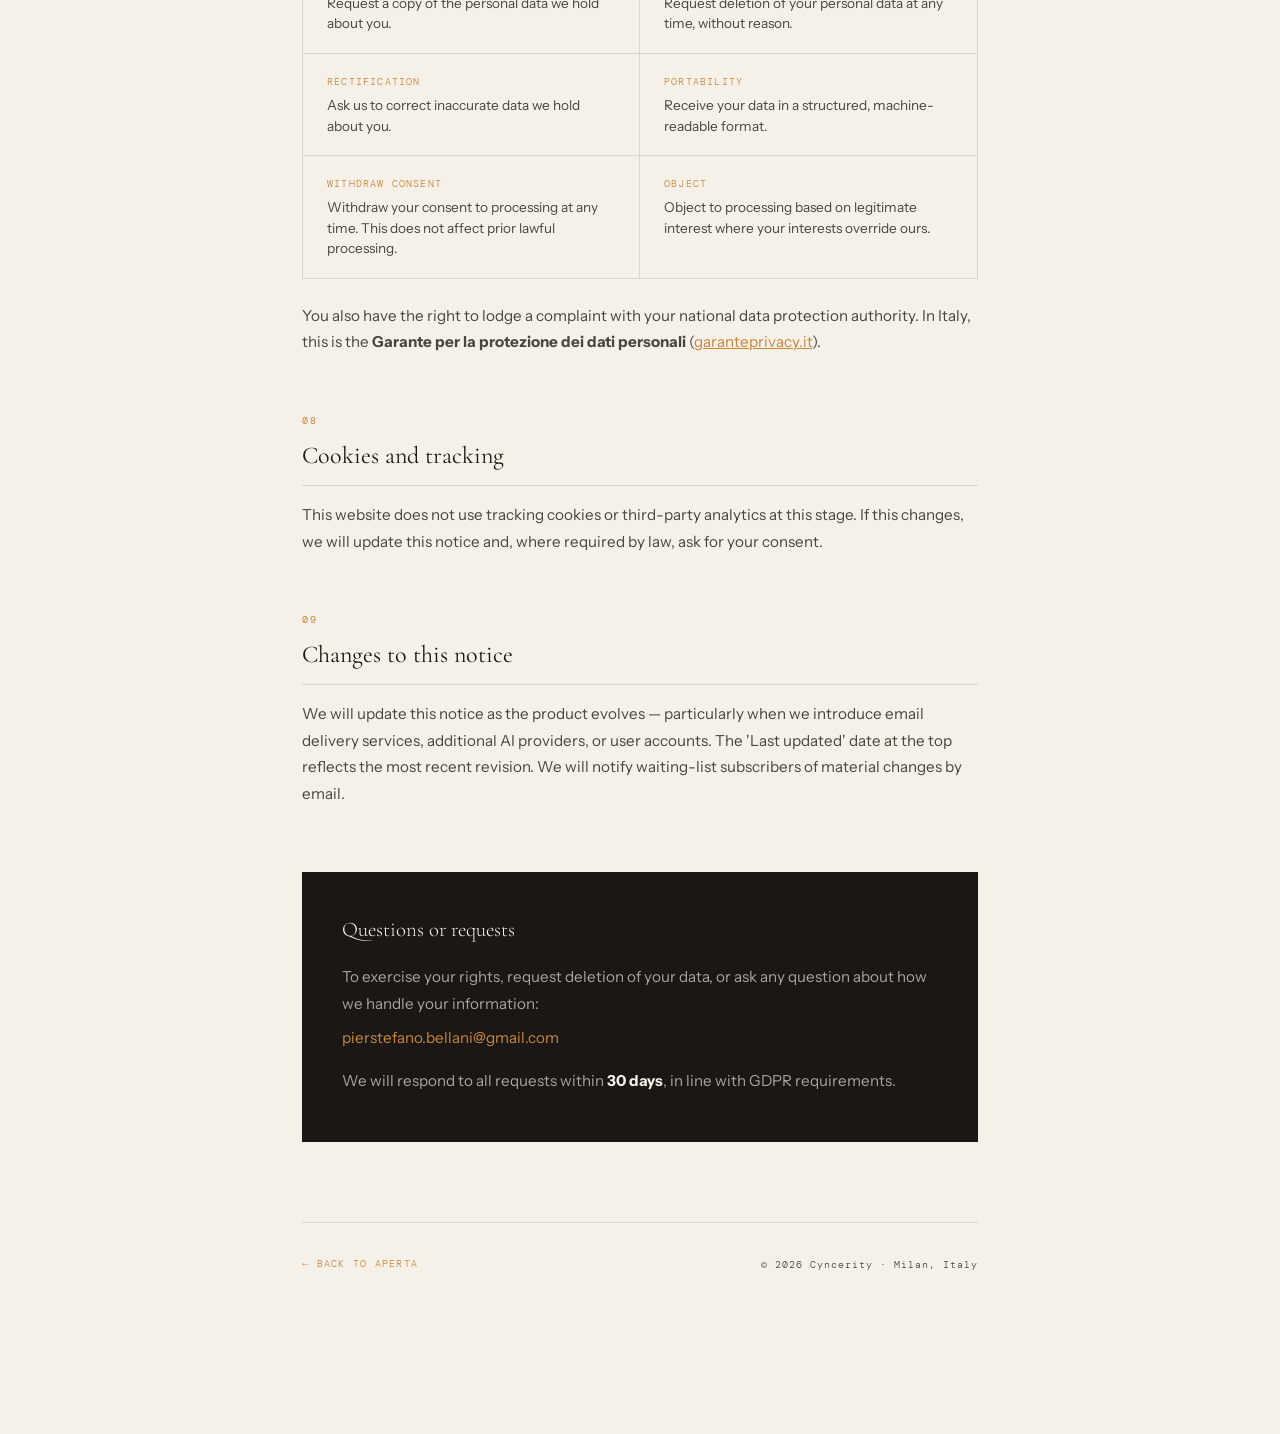
<file: privacy.html>
<!DOCTYPE html>
<html lang="en">
<head>
  <meta charset="UTF-8" />
  <meta name="viewport" content="width=device-width, initial-scale=1.0" />
  <title>Privacy Notice — Aperta by Cyncerity</title>
  <link rel="preconnect" href="https://fonts.googleapis.com" />
  <link rel="preconnect" href="https://fonts.gstatic.com" crossorigin />
  <link href="https://fonts.googleapis.com/css2?family=Cormorant+Garamond:ital,wght@0,300;0,400;0,600;1,300;1,400&family=DM+Mono:wght@300;400&family=Instrument+Sans:wght@300;400;500&display=swap" rel="stylesheet" />

  <style>
    *, *::before, *::after { box-sizing: border-box; margin: 0; padding: 0; }

    :root {
      --ink: #1a1714;
      --ink-faint: #4a4540;
      --paper: #f5f0e8;
      --paper-warm: #ede8dc;
      --amber: #c8873a;
      --rule: rgba(26,23,20,0.12);
    }

    body {
      background-color: var(--paper);
      color: var(--ink);
      font-family: 'Instrument Sans', sans-serif;
      font-weight: 300;
      line-height: 1.75;
      padding: 0;
    }

    nav {
      padding: 1.8rem 4rem;
      border-bottom: 1px solid var(--rule);
      display: flex;
      align-items: center;
      gap: 1.5rem;
    }

    .nav-logo {
      font-family: 'Cormorant Garamond', serif;
      font-size: 1.3rem;
      font-weight: 600;
      letter-spacing: 0.08em;
      color: var(--ink);
      text-decoration: none;
    }

    .nav-logo span { font-weight: 300; font-style: italic; color: var(--amber); }
    .nav-sep { color: var(--rule); font-size: 1.2rem; }

    .nav-crumb {
      font-family: 'DM Mono', monospace;
      font-size: 0.65rem;
      letter-spacing: 0.15em;
      text-transform: uppercase;
      color: var(--ink-faint);
    }

    .page-wrap {
      max-width: 740px;
      margin: 0 auto;
      padding: 5rem 2rem 8rem;
    }

    .page-eyebrow {
      font-family: 'DM Mono', monospace;
      font-size: 0.65rem;
      letter-spacing: 0.2em;
      text-transform: uppercase;
      color: var(--amber);
      margin-bottom: 1.5rem;
    }

    h1 {
      font-family: 'Cormorant Garamond', serif;
      font-size: clamp(2.2rem, 4vw, 3.2rem);
      font-weight: 300;
      line-height: 1.1;
      margin-bottom: 0.8rem;
    }

    .last-updated {
      font-family: 'DM Mono', monospace;
      font-size: 0.65rem;
      letter-spacing: 0.12em;
      color: var(--ink-faint);
      margin-bottom: 3.5rem;
      padding-bottom: 3rem;
      border-bottom: 1px solid var(--rule);
    }

    .notice-intro {
      font-size: 1.05rem;
      color: var(--ink-faint);
      line-height: 1.8;
      margin-bottom: 4rem;
      padding: 1.8rem 2rem;
      border-left: 3px solid var(--amber);
      background: rgba(200,135,58,0.06);
    }

    h2 {
      font-family: 'Cormorant Garamond', serif;
      font-size: 1.5rem;
      font-weight: 400;
      color: var(--ink);
      margin-top: 3.5rem;
      margin-bottom: 1rem;
      padding-bottom: 0.5rem;
      border-bottom: 1px solid var(--rule);
    }

    h2 .section-num {
      font-family: 'DM Mono', monospace;
      font-size: 0.65rem;
      letter-spacing: 0.15em;
      color: var(--amber);
      text-transform: uppercase;
      display: block;
      margin-bottom: 0.3rem;
    }

    p {
      font-size: 0.95rem;
      color: var(--ink-faint);
      margin-bottom: 1rem;
    }

    ul {
      list-style: none;
      margin: 1rem 0 1.5rem;
      padding: 0;
    }

    ul li {
      font-size: 0.95rem;
      color: var(--ink-faint);
      padding: 0.5rem 0 0.5rem 1.5rem;
      border-bottom: 1px solid var(--rule);
      position: relative;
    }

    ul li::before {
      content: '–';
      position: absolute;
      left: 0;
      color: var(--amber);
      font-family: 'DM Mono', monospace;
    }

    .highlight-box {
      margin: 1.5rem 0;
      padding: 1.4rem 1.8rem;
      border: 1px solid var(--rule);
      background: var(--paper-warm);
    }

    .highlight-box p { margin: 0; font-size: 0.9rem; }

    .contact-block {
      margin-top: 4rem;
      padding: 2.5rem;
      background: var(--ink);
      color: var(--paper);
    }

    .contact-block h3 {
      font-family: 'Cormorant Garamond', serif;
      font-size: 1.3rem;
      font-weight: 300;
      color: var(--paper);
      margin-bottom: 1rem;
    }

    .contact-block p { color: rgba(245,240,232,0.65); margin-bottom: 0.5rem; }

    .contact-block a {
      color: var(--amber);
      text-decoration: none;
    }

    .rights-grid {
      display: grid;
      grid-template-columns: 1fr 1fr;
      gap: 0;
      border: 1px solid var(--rule);
      margin: 1.5rem 0;
    }

    .right-item {
      padding: 1.2rem 1.5rem;
      border-right: 1px solid var(--rule);
      border-bottom: 1px solid var(--rule);
    }

    .right-item:nth-child(even) { border-right: none; }
    .right-item:nth-last-child(-n+2) { border-bottom: none; }

    .right-title {
      font-family: 'DM Mono', monospace;
      font-size: 0.62rem;
      letter-spacing: 0.12em;
      text-transform: uppercase;
      color: var(--amber);
      margin-bottom: 0.3rem;
    }

    .right-desc {
      font-size: 0.85rem;
      color: var(--ink-faint);
      line-height: 1.5;
      margin: 0;
    }

    footer {
      margin-top: 5rem;
      padding: 2rem 0;
      border-top: 1px solid var(--rule);
      display: flex;
      justify-content: space-between;
      align-items: center;
    }

    footer a {
      font-family: 'DM Mono', monospace;
      font-size: 0.65rem;
      letter-spacing: 0.12em;
      text-transform: uppercase;
      color: var(--amber);
      text-decoration: none;
    }

    footer span {
      font-family: 'DM Mono', monospace;
      font-size: 0.62rem;
      color: var(--ink-faint);
      letter-spacing: 0.1em;
    }

    @media (max-width: 640px) {
      nav { padding: 1.4rem 1.5rem; }
      .page-wrap { padding: 3rem 1.5rem 5rem; }
      .rights-grid { grid-template-columns: 1fr; }
      .right-item { border-right: none; }
      .right-item:nth-last-child(-n+2) { border-bottom: 1px solid var(--rule); }
      .right-item:last-child { border-bottom: none; }
    }
  </style>
</head>
<body>

  <nav>
    <a href="index.html" class="nav-logo">Aperta<span>°</span></a>
    <span class="nav-sep">/</span>
    <span class="nav-crumb">Privacy Notice</span>
  </nav>

  <div class="page-wrap">

    <div class="page-eyebrow">Legal — GDPR compliant</div>
    <h1>Privacy Notice</h1>
    <p class="last-updated">Last updated: March 2026 &nbsp;·&nbsp; Version 1.0</p>

    <div class="notice-intro">
      This notice is written plainly, not to obscure. Aperta is a product built on the belief that communication should be clear and honest — this document reflects that. We tell you exactly what we collect, why, and what you can do about it.
    </div>


    <h2><span class="section-num">01</span>Who we are</h2>
    <p>Aperta is a product developed and operated by <strong>Cyncerity</strong>, a company based in Milan, Italy. We are the data controller for any personal data collected through this website and the Aperta beta programme.</p>
    <div class="highlight-box">
      <p><strong>Data Controller:</strong> Cyncerity, Milan, Italy<br/>
      <strong>Contact:</strong> <a href="mailto:pierstefano.bellani@gmail.com" style="color:var(--amber);">pierstefano.bellani@gmail.com</a></p>
    </div>


    <h2><span class="section-num">02</span>What data we collect and why</h2>
    <p>We collect only what is necessary. At this stage — the beta waiting list — we collect one category of personal data:</p>
    <ul>
      <li><strong>Email address</strong> — provided voluntarily when you sign up to the beta waiting list. Used solely to notify you when your beta access is ready and to send relevant product updates during the beta period.</li>
    </ul>
    <p>When you use Aperta to analyse a message, the text of that message is processed by an AI model to generate the analysis. Please note:</p>
    <ul>
      <li>In the free tier, message text is sent to <strong>Groq's API servers</strong> for AI inference. Groq is a US-based service. By using Aperta, you acknowledge this processing.</li>
      <li>We do not store your message text on our own systems. We do not link message content to your email address.</li>
      <li>We do not use your message content for any purpose other than returning the analysis to you in the moment.</li>
    </ul>


    <h2><span class="section-num">03</span>Legal basis for processing (GDPR Article 6)</h2>
    <p>We process your data under the following legal bases:</p>
    <ul>
      <li><strong>Consent (Art. 6(1)(a))</strong> — when you submit your email address to join the waiting list, you are giving explicit consent for us to contact you about Aperta beta access and product updates. You can withdraw this consent at any time.</li>
      <li><strong>Legitimate interest (Art. 6(1)(f))</strong> — for anonymous usage analytics (page views, button interactions) used to understand product performance, where this does not override your interests or fundamental rights.</li>
    </ul>


    <h2><span class="section-num">04</span>Who we share your data with</h2>
    <p>We do not sell your data. We do not share your email address with third parties for marketing. The only data sharing that occurs is:</p>
    <ul>
      <li><strong>Email delivery service</strong> — if and when we send you a beta invitation, we use an email service provider to deliver it. We will update this notice with the specific provider before doing so.</li>
      <li><strong>Groq API (message analysis only)</strong> — when you use Aperta to analyse a message, that text is sent to Groq's inference API. Groq's privacy policy applies to that processing: <a href="https://groq.com/privacy-policy/" style="color:var(--amber);" target="_blank" rel="noopener">groq.com/privacy-policy</a>. Message text is not linked to your email.</li>
    </ul>


    <h2><span class="section-num">05</span>International transfers</h2>
    <p>Groq operates servers in the United States. When your message text is sent to Groq for analysis, this constitutes a transfer of data outside the European Economic Area (EEA). Groq participates in frameworks designed to provide adequate protection for such transfers. For the current status of these safeguards, please refer to Groq's privacy policy.</p>
    <p>Your email address is stored within the EEA, or in a jurisdiction with an adequacy decision, unless you are notified otherwise.</p>


    <h2><span class="section-num">06</span>How long we keep your data</h2>
    <ul>
      <li><strong>Waiting list email addresses</strong> — retained until (a) you unsubscribe, (b) we contact you with beta access and you either join or decline, or (c) we determine the beta programme will not proceed, at which point all emails will be deleted within 30 days.</li>
      <li><strong>Message text</strong> — not retained by us at all. Groq's own data retention policies apply to their processing.</li>
    </ul>


    <h2><span class="section-num">07</span>Your rights under GDPR</h2>
    <p>You have the following rights regarding your personal data. To exercise any of them, contact us at the address below.</p>

    <div class="rights-grid">
      <div class="right-item">
        <div class="right-title">Access</div>
        <p class="right-desc">Request a copy of the personal data we hold about you.</p>
      </div>
      <div class="right-item">
        <div class="right-title">Erasure</div>
        <p class="right-desc">Request deletion of your personal data at any time, without reason.</p>
      </div>
      <div class="right-item">
        <div class="right-title">Rectification</div>
        <p class="right-desc">Ask us to correct inaccurate data we hold about you.</p>
      </div>
      <div class="right-item">
        <div class="right-title">Portability</div>
        <p class="right-desc">Receive your data in a structured, machine-readable format.</p>
      </div>
      <div class="right-item">
        <div class="right-title">Withdraw consent</div>
        <p class="right-desc">Withdraw your consent to processing at any time. This does not affect prior lawful processing.</p>
      </div>
      <div class="right-item">
        <div class="right-title">Object</div>
        <p class="right-desc">Object to processing based on legitimate interest where your interests override ours.</p>
      </div>
    </div>

    <p>You also have the right to lodge a complaint with your national data protection authority. In Italy, this is the <strong>Garante per la protezione dei dati personali</strong> (<a href="https://www.garanteprivacy.it" style="color:var(--amber);" target="_blank" rel="noopener">garanteprivacy.it</a>).</p>


    <h2><span class="section-num">08</span>Cookies and tracking</h2>
    <p>This website does not use tracking cookies or third-party analytics at this stage. If this changes, we will update this notice and, where required by law, ask for your consent.</p>


    <h2><span class="section-num">09</span>Changes to this notice</h2>
    <p>We will update this notice as the product evolves — particularly when we introduce email delivery services, additional AI providers, or user accounts. The 'Last updated' date at the top reflects the most recent revision. We will notify waiting-list subscribers of material changes by email.</p>


    <div class="contact-block">
      <h3>Questions or requests</h3>
      <p>To exercise your rights, request deletion of your data, or ask any question about how we handle your information:</p>
      <p><a href="mailto:pierstefano.bellani@gmail.com">pierstefano.bellani@gmail.com</a></p>
      <p style="margin-top:1rem;">We will respond to all requests within <strong style="color:var(--paper);">30 days</strong>, in line with GDPR requirements.</p>
    </div>

    <footer>
      <a href="index.html">← Back to Aperta</a>
      <span>© 2026 Cyncerity · Milan, Italy</span>
    </footer>

  </div>
</body>
</html>
</file>
